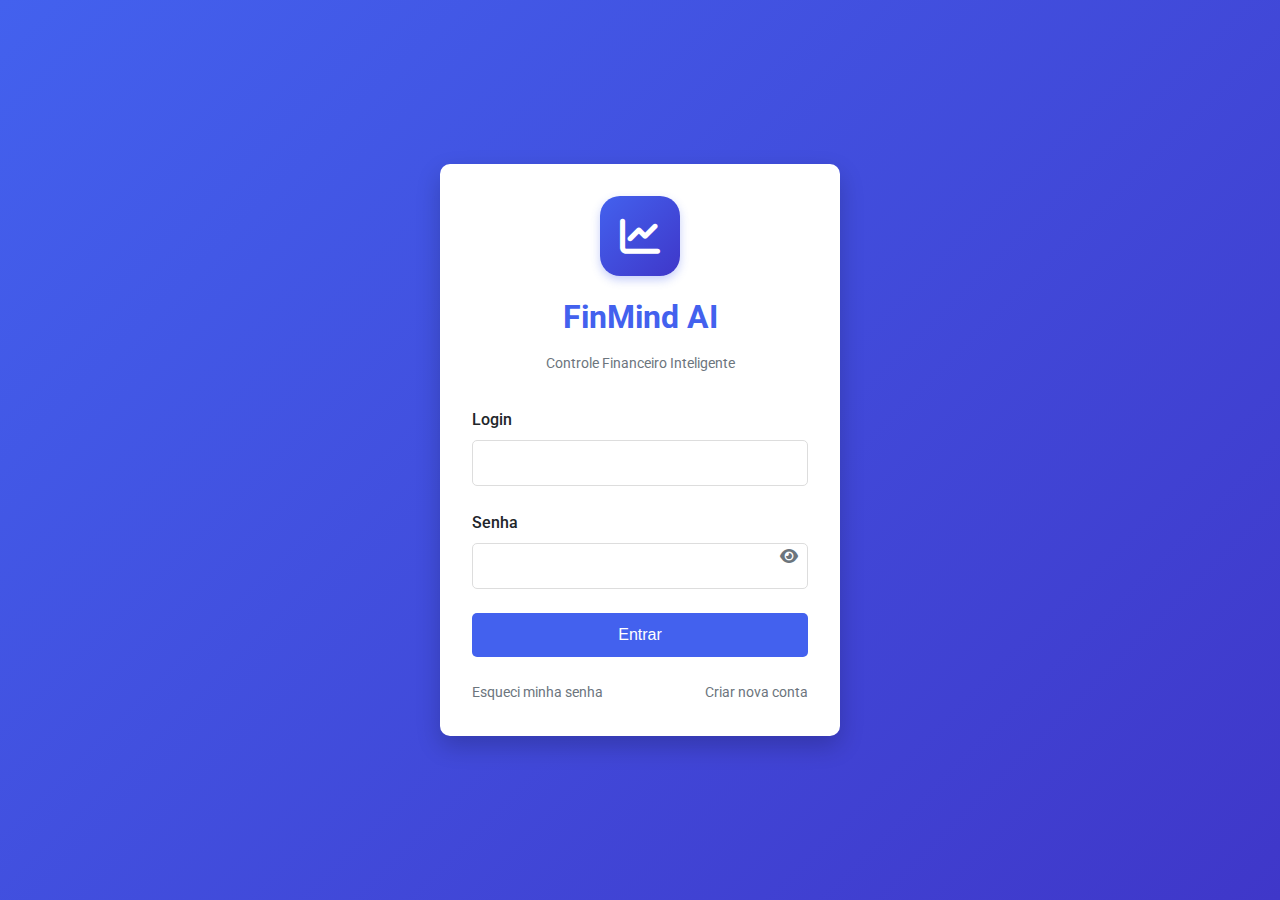
<file: index.html>
<!DOCTYPE html>
<html lang="pt-BR">
  <head>
    <meta charset="UTF-8" />
    <meta name="viewport" content="width=device-width, initial-scale=1.0" />
    <title>FinMind AI - Controle Financeiro</title>
    <script src="js/auth.js"></script>
  </head>
  <body>
    <script>
      // Verifica se o usuário está logado e redireciona
      document.addEventListener("DOMContentLoaded", function () {
        if (isAuthenticated()) {
          window.location.href = "pages/dashboard.html";
        } else {
          window.location.href = "pages/login.html";
        }
      });
    </script>
  </body>
</html>
</file>
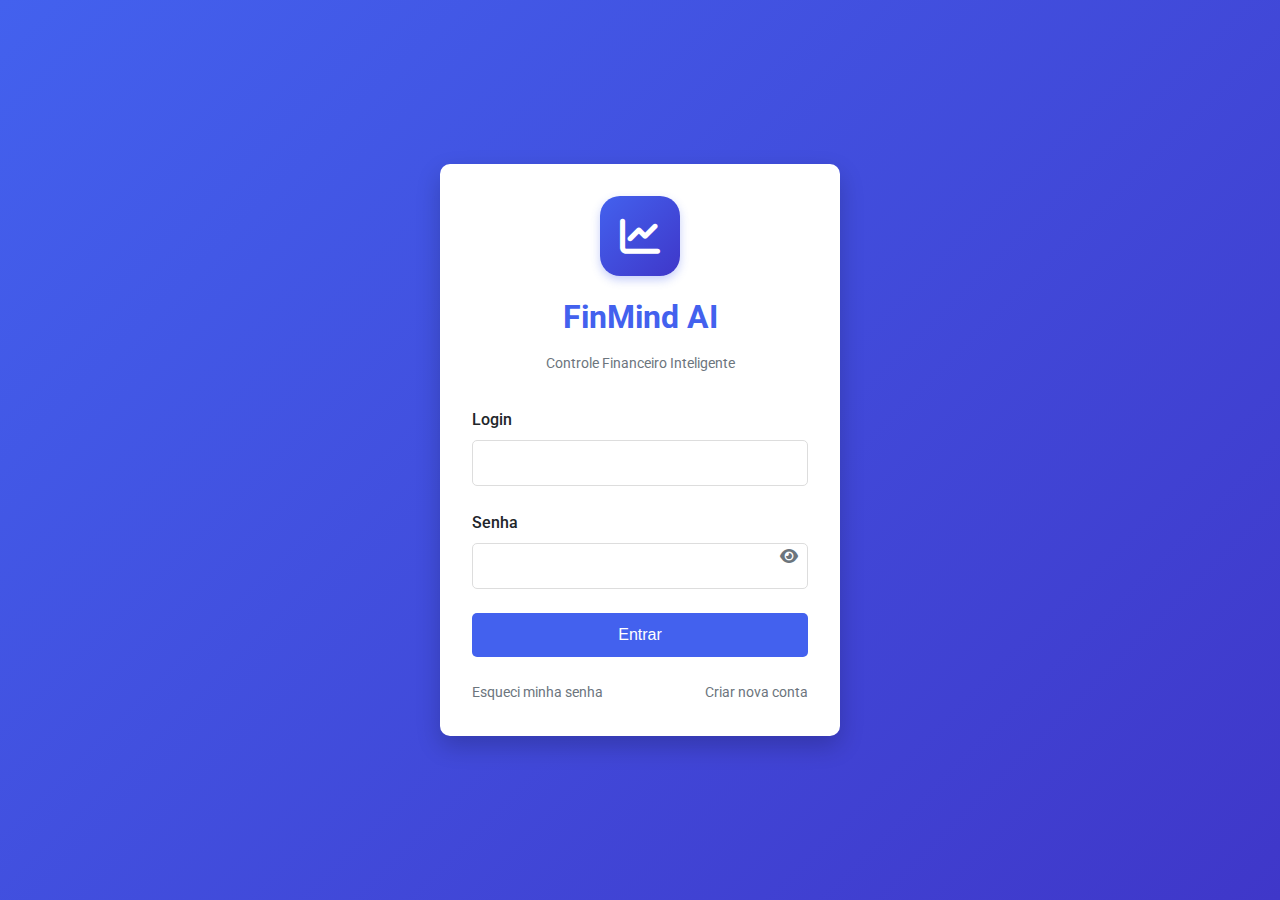
<file: pages/dashboard.html>
<!DOCTYPE html>
<html lang="pt-BR">
  <head>
    <meta charset="UTF-8" />
    <meta name="viewport" content="width=device-width, initial-scale=1.0" />
    <title>Dashboard - FinMind AI</title>
    <link rel="stylesheet" href="../css/style.css" />
    <link
      href="https://fonts.googleapis.com/css2?family=Roboto:wght@300;400;500;700&display=swap"
      rel="stylesheet"
    />
    <link
      rel="stylesheet"
      href="https://cdnjs.cloudflare.com/ajax/libs/font-awesome/6.0.0-beta3/css/all.min.css"
    />
  </head>
  <body>
    <div class="app-container">
      <header class="app-header">
        <div class="header-left">
          <button id="menuToggle"><i class="fas fa-bars"></i></button>
          <h1>FinMind <span>AI</span></h1>
        </div>
        <div class="header-right">
          <div class="user-menu">
            <img
              src="https://ui-avatars.com/api/?name=Usuário"
              alt="Usuário"
              id="userAvatar"
            />
            <span id="userName">Usuário</span>
            <i class="fas fa-chevron-down"></i>
          </div>
        </div>
      </header>

      <div class="app-content">
        <aside class="sidebar" id="sidebar">
          <nav class="main-nav">
            <a href="#" class="nav-item active" id="dashboardLink">
              <i class="fas fa-home"></i>
              <span>Dashboard</span>
            </a>
            <a href="#" class="nav-item" id="transactionsLink">
              <i class="fas fa-exchange-alt"></i>
              <span>Transações</span>
            </a>
            <a href="#" class="nav-item" id="categoriesLink">
              <i class="fas fa-tags"></i>
              <span>Categorias</span>
            </a>
            <a href="#" class="nav-item" id="reportsLink">
              <i class="fas fa-chart-bar"></i>
              <span>Relatórios</span>
            </a>
            <a href="#" class="nav-item" id="goalsLink">
              <i class="fas fa-bullseye"></i>
              <span>Metas</span>
            </a>
            <a href="#" class="nav-item" id="usersLink">
              <i class="fas fa-users"></i>
              <span>Usuários</span>
            </a>
          </nav>

          <div class="sidebar-footer">
            <a href="#" id="settingsLink">
              <i class="fas fa-cog"></i>
              <span>Configurações</span>
            </a>
            <a href="#" id="logoutLink">
              <i class="fas fa-sign-out-alt"></i>
              <span>Sair</span>
            </a>
          </div>
        </aside>

        <main class="main-content" id="mainContent">
          <div id="contentArea"></div>
        </main>
      </div>
    </div>

    <script src="../js/auth.js"></script>
    <script src="../js/app.js"></script>
    <script src="../js/finance.js"></script>
  </body>
</html>
</file>
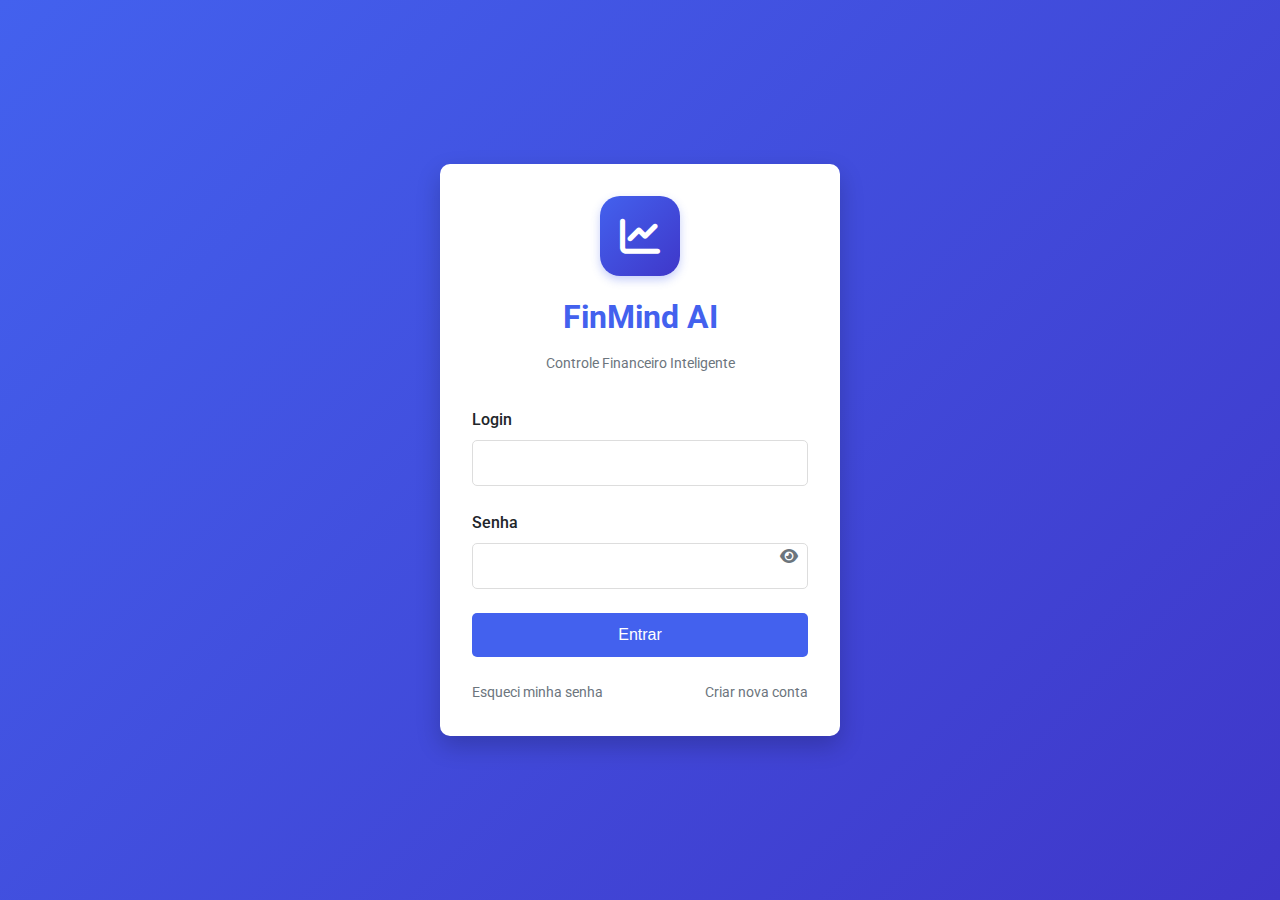
<file: pages/login.html>
<!DOCTYPE html>
<html lang="pt-BR">
  <head>
    <meta charset="UTF-8" />
    <meta name="viewport" content="width=device-width, initial-scale=1.0" />
    <title>Login - FinMind AI</title>
    <link rel="stylesheet" href="../css/style.css" />
    <link
      href="https://fonts.googleapis.com/css2?family=Roboto:wght@300;400;500;700&display=swap"
      rel="stylesheet"
    />
    <link
      rel="stylesheet"
      href="https://cdnjs.cloudflare.com/ajax/libs/font-awesome/6.0.0-beta3/css/all.min.css"
    />
  </head>
  <body>
    <div class="login-container">
      <div class="login-card">
        <div class="logo">
          <div class="logo-image">
            <i class="fas fa-chart-line"></i>
          </div>
          <h1>FinMind AI</h1>
          <p class="logo-subtitle">Controle Financeiro Inteligente</p>
        </div>

        <form id="loginForm">
          <div class="form-group">
            <label for="login">Login</label>
            <input type="text" id="login" required />
          </div>

          <div class="form-group">
            <label for="password">Senha</label>
            <input type="password" id="password" required />
            <button type="button" class="password-toggle">
              <i class="fas fa-eye"></i>
            </button>
            <div class="error-message" id="passwordError">
              A senha deve ter pelo menos 6 caracteres, incluindo letras e
              números
            </div>
          </div>

          <button type="submit" class="btn-primary">
            <span class="btn-text">Entrar</span>
          </button>

          <div class="login-links">
            <a href="#" id="forgotPassword">Esqueci minha senha</a>
            <a href="#" id="showRegister">Criar nova conta</a>
          </div>
        </form>
      </div>

      <div class="modal" id="registerModal">
        <div class="modal-content">
          <span class="close-modal">&times;</span>
          <h2>Cadastrar Novo Usuário</h2>
          <form id="registerForm">
            <div class="form-group">
              <label for="regName">Nome Completo</label>
              <input type="text" id="regName" required />
            </div>

            <div class="form-group">
              <label for="regLogin">Login Desejado</label>
              <input type="text" id="regLogin" required />
            </div>

            <div class="form-group">
              <label for="regEmail">E-mail</label>
              <input type="email" id="regEmail" required />
            </div>

            <div class="form-row">
              <div class="form-group">
                <label for="regPhone">Telefone</label>
                <input type="tel" id="regPhone" required />
              </div>

              <div class="form-group">
                <label for="regAge">Idade</label>
                <input type="number" id="regAge" min="18" required />
              </div>
            </div>

            <div class="form-group">
              <label for="regAddress">Endereço</label>
              <input type="text" id="regAddress" required />
            </div>

            <div class="form-row">
              <div class="form-group">
                <label for="regPassword">Senha</label>
                <input type="password" id="regPassword" required />
                <div class="password-strength" id="passwordStrength"></div>
              </div>

              <div class="form-group">
                <label for="regConfirmPassword">Confirmar Senha</label>
                <input type="password" id="regConfirmPassword" required />
              </div>
            </div>

            <button type="submit" class="btn-primary">
              <span class="btn-text">Cadastrar</span>
            </button>
          </form>
        </div>
      </div>
    </div>

    <script src="../js/auth.js"></script>
    <script>
      // Mostrar/ocultar senha
      document
        .querySelector(".password-toggle")
        ?.addEventListener("click", function () {
          const passwordInput = document.getElementById("password");
          const icon = this.querySelector("i");

          if (passwordInput.type === "password") {
            passwordInput.type = "text";
            icon.classList.replace("fa-eye", "fa-eye-slash");
          } else {
            passwordInput.type = "password";
            icon.classList.replace("fa-eye-slash", "fa-eye");
          }
        });

      // Validação em tempo real da senha
      document
        .getElementById("password")
        ?.addEventListener("input", function () {
          const password = this.value;
          const errorElement = document.getElementById("passwordError");

          if (
            password.length > 0 &&
            !/(?=.*[A-Za-z])(?=.*\d).{6,}/.test(password)
          ) {
            errorElement.style.display = "block";
          } else {
            errorElement.style.display = "none";
          }
        });

      // Força da senha no cadastro
      document
        .getElementById("regPassword")
        ?.addEventListener("input", function () {
          const password = this.value;
          const strengthElement = document.getElementById("passwordStrength");

          if (password.length === 0) {
            strengthElement.textContent = "";
            strengthElement.className = "password-strength";
            return;
          }

          if (password.length < 6) {
            strengthElement.textContent = "Fraca";
            strengthElement.className = "password-strength weak";
          } else if (!/(?=.*[A-Za-z])(?=.*\d)/.test(password)) {
            strengthElement.textContent = "Média";
            strengthElement.className = "password-strength medium";
          } else {
            strengthElement.textContent = "Forte";
            strengthElement.className = "password-strength strong";
          }
        });
    </script>
  </body>
</html>
</file>
<file: css/style.css>
:root {
  --primary-color: #4361ee;
  --secondary-color: #3f37c9;
  --accent-color: #4cc9f0;
  --success-color: #4ad66d;
  --warning-color: #f8961e;
  --danger-color: #f94144;
  --light-color: #f8f9fa;
  --dark-color: #212529;
  --gray-color: #6c757d;
  --white-color: #ffffff;

  --card-shadow: 0 4px 6px rgba(0, 0, 0, 0.1);
  --transition: all 0.3s ease;
}

* {
  margin: 0;
  padding: 0;
  box-sizing: border-box;
}

body {
  font-family: "Roboto", sans-serif;
  background-color: #f5f7fa;
  color: var(--dark-color);
  line-height: 1.6;
}

/* ========== ESTILOS PARA LOGIN ========== */
.login-container {
  display: flex;
  justify-content: center;
  align-items: center;
  min-height: 100vh;
  background: linear-gradient(
    135deg,
    var(--primary-color),
    var(--secondary-color)
  );
  padding: 1rem;
}

.login-card {
  background-color: var(--white-color);
  border-radius: 10px;
  padding: 2rem;
  width: 100%;
  max-width: 400px;
  box-shadow: 0 10px 25px rgba(0, 0, 0, 0.2);
}

.logo {
  text-align: center;
  margin-bottom: 2rem;
  color: var(--primary-color);
}

.logo-image {
  width: 80px;
  height: 80px;
  background: linear-gradient(
    135deg,
    var(--primary-color),
    var(--secondary-color)
  );
  border-radius: 20px;
  display: flex;
  justify-content: center;
  align-items: center;
  color: white;
  font-size: 2.5rem;
  margin: 0 auto 1rem;
  box-shadow: 0 4px 10px rgba(67, 97, 238, 0.3);
}

.logo h1 {
  font-size: 2rem;
  font-weight: 700;
  margin-bottom: 0.5rem;
}

.logo-subtitle {
  color: var(--gray-color);
  font-size: 0.9rem;
}

.form-group {
  margin-bottom: 1.5rem;
  position: relative;
}

.form-group label {
  display: block;
  margin-bottom: 0.5rem;
  font-weight: 500;
  color: var(--dark-color);
}

.form-group input {
  width: 100%;
  padding: 0.8rem;
  border: 1px solid #ddd;
  border-radius: 5px;
  font-size: 1rem;
  transition: var(--transition);
}

.form-group input:focus {
  border-color: var(--primary-color);
  outline: none;
  box-shadow: 0 0 0 2px rgba(67, 97, 238, 0.2);
}

.btn-primary {
  width: 100%;
  padding: 0.8rem;
  background-color: var(--primary-color);
  color: white;
  border: none;
  border-radius: 5px;
  font-size: 1rem;
  cursor: pointer;
  transition: var(--transition);
  display: flex;
  align-items: center;
  justify-content: center;
  gap: 0.5rem;
}

.btn-primary:hover {
  background-color: var(--secondary-color);
  transform: translateY(-2px);
}

.btn-primary:disabled {
  opacity: 0.7;
  cursor: not-allowed;
  transform: none;
}

.login-links {
  display: flex;
  justify-content: space-between;
  margin-top: 1.5rem;
  font-size: 0.9rem;
}

.login-links a {
  color: var(--gray-color);
  text-decoration: none;
  transition: var(--transition);
}

.login-links a:hover {
  color: var(--primary-color);
}

/* ========== MODAL DE CADASTRO ========== */
.modal {
  display: none;
  position: fixed;
  top: 0;
  left: 0;
  width: 100%;
  height: 100%;
  background-color: rgba(0, 0, 0, 0.5);
  z-index: 1000;
  justify-content: center;
  align-items: center;
}

.modal-content {
  background-color: white;
  padding: 2rem;
  border-radius: 10px;
  width: 90%;
  max-width: 500px;
  max-height: 90vh;
  overflow-y: auto;
  position: relative;
  box-shadow: 0 5px 15px rgba(0, 0, 0, 0.3);
}

.close-modal {
  position: absolute;
  top: 1rem;
  right: 1rem;
  font-size: 1.5rem;
  cursor: pointer;
  color: var(--gray-color);
  transition: var(--transition);
}

.close-modal:hover {
  color: var(--danger-color);
}

/* Formulário em linhas */
.form-row {
  display: flex;
  gap: 1rem;
}

.form-row .form-group {
  flex: 1;
}

/* ========== BOTÃO MOSTRAR/OCULTAR SENHA ========== */
.password-toggle {
  position: absolute;
  right: 10px;
  top: 38px;
  background: none;
  border: none;
  color: var(--gray-color);
  cursor: pointer;
  font-size: 1rem;
  transition: var(--transition);
}

.password-toggle:hover {
  color: var(--primary-color);
}

/* ========== MENSAGENS DE ERRO ========== */
.error-message {
  color: var(--danger-color);
  font-size: 0.8rem;
  margin-top: 0.3rem;
  display: none;
}

/* ========== FORÇA DA SENHA ========== */
.password-strength {
  font-size: 0.8rem;
  margin-top: 0.3rem;
  display: none;
}

.password-strength.weak {
  color: var(--danger-color);
  display: block;
}

.password-strength.medium {
  color: var(--warning-color);
  display: block;
}

.password-strength.strong {
  color: var(--success-color);
  display: block;
}

/* ========== DASHBOARD ========== */
.app-container {
  display: flex;
  flex-direction: column;
  min-height: 100vh;
}

.app-header {
  display: flex;
  justify-content: space-between;
  align-items: center;
  padding: 1rem 1.5rem;
  background-color: var(--white-color);
  box-shadow: 0 2px 5px rgba(0, 0, 0, 0.1);
  z-index: 100;
  position: sticky;
  top: 0;
}

.header-left {
  display: flex;
  align-items: center;
  gap: 1rem;
}

.header-left h1 {
  font-size: 1.5rem;
  font-weight: 700;
  color: var(--dark-color);
}

.header-left h1 span {
  color: var(--primary-color);
}

#menuToggle {
  background: none;
  border: none;
  font-size: 1.2rem;
  cursor: pointer;
  color: var(--gray-color);
  transition: var(--transition);
}

#menuToggle:hover {
  color: var(--primary-color);
}

.user-menu {
  display: flex;
  align-items: center;
  gap: 0.5rem;
  cursor: pointer;
  padding: 0.5rem;
  border-radius: 5px;
  transition: var(--transition);
}

.user-menu:hover {
  background-color: rgba(0, 0, 0, 0.05);
}

.user-menu img {
  width: 32px;
  height: 32px;
  border-radius: 50%;
  object-fit: cover;
}

.app-content {
  display: flex;
  flex: 1;
}

.sidebar {
  width: 250px;
  background-color: var(--white-color);
  box-shadow: 2px 0 5px rgba(0, 0, 0, 0.1);
  display: flex;
  flex-direction: column;
  transition: var(--transition);
  z-index: 90;
}

.main-nav {
  display: flex;
  flex-direction: column;
  padding: 1rem 0;
  flex: 1;
}

.nav-item {
  display: flex;
  align-items: center;
  padding: 0.8rem 1.5rem;
  text-decoration: none;
  color: var(--gray-color);
  transition: var(--transition);
  gap: 0.8rem;
  border-left: 3px solid transparent;
}

.nav-item i {
  width: 20px;
  text-align: center;
  font-size: 1.1rem;
}

.nav-item:hover,
.nav-item.active {
  color: var(--primary-color);
  background-color: rgba(67, 97, 238, 0.1);
  border-left-color: var(--primary-color);
}

.sidebar-footer {
  padding: 1rem 0;
  border-top: 1px solid #eee;
}

.main-content {
  flex: 1;
  padding: 1.5rem;
  background-color: #f5f7fa;
}

/* ========== CONTEÚDO DO DASHBOARD ========== */
.dashboard-summary {
  display: grid;
  grid-template-columns: repeat(auto-fit, minmax(250px, 1fr));
  gap: 1.5rem;
  margin-bottom: 2rem;
}

.summary-card {
  background-color: white;
  border-radius: 10px;
  padding: 1.5rem;
  box-shadow: var(--card-shadow);
  transition: var(--transition);
}

.summary-card:hover {
  transform: translateY(-5px);
  box-shadow: 0 10px 15px rgba(0, 0, 0, 0.1);
}

.summary-card h3 {
  font-size: 1rem;
  color: var(--gray-color);
  margin-bottom: 0.5rem;
}

.summary-card .amount {
  font-size: 1.8rem;
  font-weight: 700;
}

.summary-card.balance .amount {
  color: var(--primary-color);
}

.summary-card.income .amount {
  color: var(--success-color);
}

.summary-card.expenses .amount {
  color: var(--danger-color);
}

.recent-transactions {
  background-color: white;
  border-radius: 10px;
  padding: 1.5rem;
  box-shadow: var(--card-shadow);
}

.recent-transactions h3 {
  margin-bottom: 1rem;
  color: var(--dark-color);
}

table {
  width: 100%;
  border-collapse: collapse;
  margin-top: 1rem;
}

th,
td {
  padding: 0.8rem;
  text-align: left;
  border-bottom: 1px solid #eee;
}

th {
  font-weight: 500;
  color: var(--gray-color);
  background-color: #f9f9f9;
}

tr.income td {
  color: var(--success-color);
}

tr.expense td {
  color: var(--danger-color);
}

.btn-icon {
  background: none;
  border: none;
  cursor: pointer;
  color: var(--gray-color);
  font-size: 1rem;
  margin: 0 0.3rem;
  transition: var(--transition);
  padding: 0.5rem;
  border-radius: 50%;
}

.btn-icon:hover {
  color: var(--primary-color);
  background-color: rgba(67, 97, 238, 0.1);
}

/* ========== RESPONSIVIDADE ========== */
@media (max-width: 768px) {
  .sidebar {
    position: fixed;
    top: 0;
    left: -250px;
    bottom: 0;
    z-index: 1000;
  }

  .sidebar.active {
    left: 0;
  }

  .main-content {
    margin-left: 0;
  }

  .form-row {
    flex-direction: column;
    gap: 0;
  }

  .login-links {
    flex-direction: column;
    gap: 0.5rem;
  }
}

@media (min-width: 1024px) {
  .app-main {
    display: grid;
    grid-template-columns: 1fr 1fr;
    grid-template-areas:
      "ai summary"
      "alerts goals"
      "tip tip";
    gap: 1.5rem;
  }
}

/* ========== ESTILOS PARA MODAL DE TRANSAÇÃO ========== */
#transactionModal .modal-content {
  max-width: 500px;
}

#transactionModal .form-group {
  margin-bottom: 1.2rem;
}

#transactionModal label {
  display: block;
  margin-bottom: 0.4rem;
  font-weight: 500;
}

#transactionModal select,
#transactionModal input {
  width: 100%;
  padding: 0.7rem;
  border: 1px solid #ddd;
  border-radius: 5px;
  font-size: 1rem;
}

#transactionModal select:focus,
#transactionModal input:focus {
  border-color: var(--primary-color);
  outline: none;
  box-shadow: 0 0 0 2px rgba(67, 97, 238, 0.2);
}

/* ========== ESTILOS PARA TABELAS ========== */
.transactions-table,
.categories-table,
.users-table {
  width: 100%;
  border-collapse: collapse;
  margin-top: 1.5rem;
  background-color: white;
  border-radius: 8px;
  overflow: hidden;
  box-shadow: var(--card-shadow);
}

.transactions-table th,
.transactions-table td,
.categories-table th,
.categories-table td,
.users-table th,
.users-table td {
  padding: 0.8rem 1rem;
  text-align: left;
  border-bottom: 1px solid #eee;
}

.transactions-table th,
.categories-table th,
.users-table th {
  background-color: #f9f9f9;
  font-weight: 500;
  color: var(--gray-color);
}

/* ========== BOTÕES DE AÇÃO ========== */
.btn-icon {
  background: none;
  border: none;
  cursor: pointer;
  color: var(--gray-color);
  font-size: 1rem;
  margin: 0 0.2rem;
  transition: var(--transition);
  padding: 0.5rem;
  border-radius: 50%;
}

.btn-icon:hover {
  color: var(--primary-color);
  background-color: rgba(67, 97, 238, 0.1);
}

/* ========== CABEÇALHOS DE SEÇÃO ========== */
.transactions-header,
.categories-header,
.users-header {
  display: flex;
  justify-content: space-between;
  align-items: center;
  margin-bottom: 1.5rem;
}

.transactions-header h2,
.categories-header h2,
.users-header h2 {
  margin: 0;
}

/* ========== FILTROS ========== */
.transactions-filters {
  display: flex;
  gap: 1rem;
  margin-bottom: 1.5rem;
  flex-wrap: wrap;
}

.transactions-filters select,
.transactions-filters input {
  padding: 0.6rem;
  border: 1px solid #ddd;
  border-radius: 5px;
  font-size: 0.9rem;
}

/* ========== RESPONSIVIDADE ========== */
@media (max-width: 768px) {
  .transactions-filters {
    flex-direction: column;
    gap: 0.5rem;
  }

  .transactions-filters select,
  .transactions-filters input {
    width: 100%;
  }

  .transactions-header,
  .categories-header,
  .users-header {
    flex-direction: column;
    align-items: flex-start;
    gap: 1rem;
  }
}
</file>
